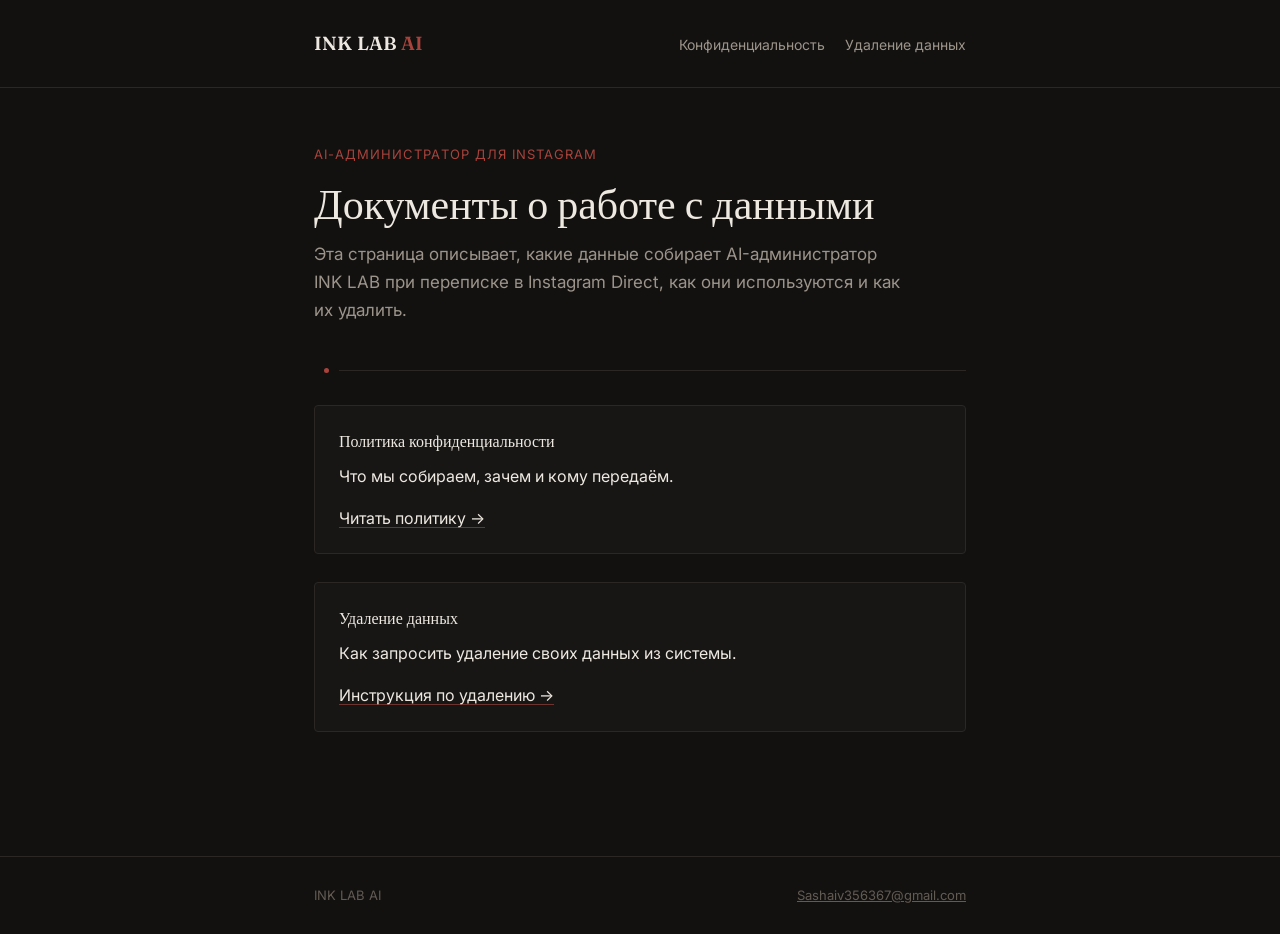
<file: index.html>
<!DOCTYPE html>
<html lang="ru">
<head>
<meta charset="UTF-8">
<meta name="viewport" content="width=device-width, initial-scale=1.0">
<title>INK LAB AI — Политики</title>
<meta name="description" content="Политика конфиденциальности и удаление данных для AI-администратора INK LAB.">
<link rel="stylesheet" href="style.css">
</head>
<body>

<header class="top">
  <div class="wrap">
    <a class="brand" href="index.html">INK LAB <span>AI</span></a>
    <nav class="pages" aria-label="Страницы">
      <a href="privacy-policy.html">Конфиденциальность</a>
      <a href="data-deletion.html">Удаление данных</a>
    </nav>
  </div>
</header>

<main>
  <div class="wrap">
    <p class="eyebrow">AI-администратор для Instagram</p>
    <h1>Документы о работе с данными</h1>
    <p class="lede">
      Эта страница описывает, какие данные собирает AI-администратор INK LAB
      при переписке в Instagram Direct, как они используются и как их удалить.
    </p>

    <div class="stitch"><span class="dot"></span></div>

    <div class="card">
      <h3>Политика конфиденциальности</h3>
      <p>Что мы собираем, зачем и кому передаём.</p>
      <p><a class="inline" href="privacy-policy.html">Читать политику →</a></p>
    </div>

    <div class="card">
      <h3>Удаление данных</h3>
      <p>Как запросить удаление своих данных из системы.</p>
      <p><a class="inline" href="data-deletion.html">Инструкция по удалению →</a></p>
    </div>
  </div>
</main>

<footer>
  <div class="wrap">
    <span>INK LAB AI</span>
    <span><a href="mailto:Sashaiv356367@gmail.com">Sashaiv356367@gmail.com</a></span>
  </div>
</footer>

</body>
</html>
</file>
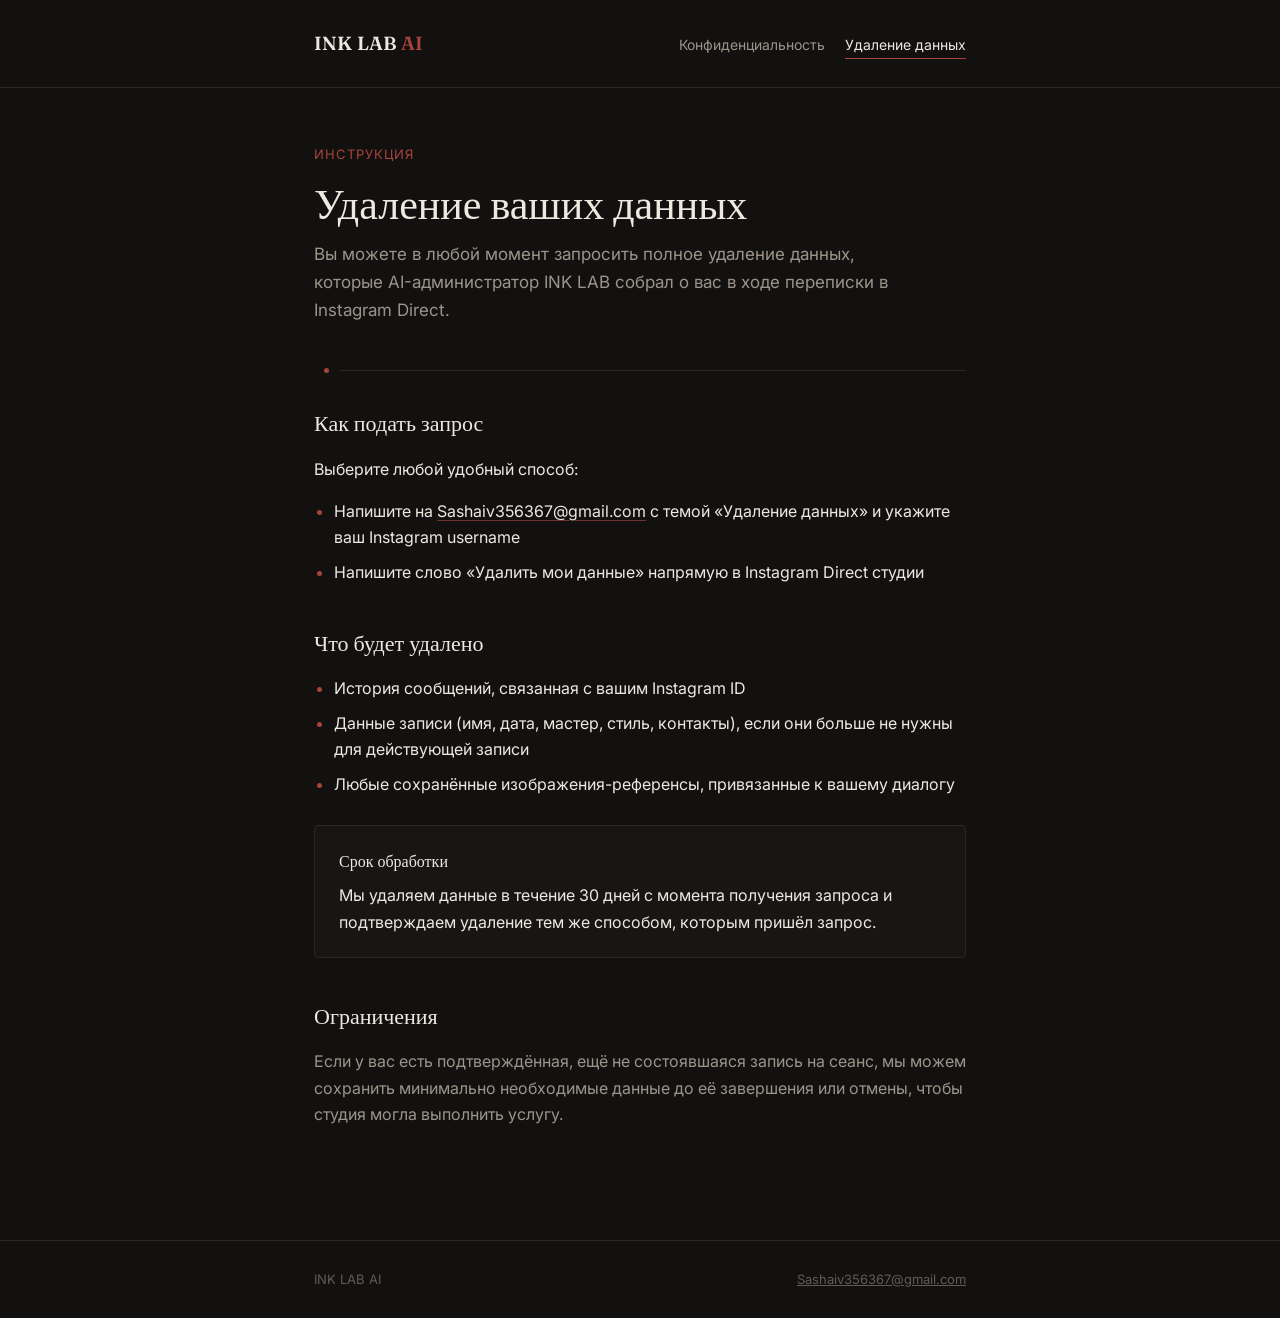
<file: data-deletion (1).html>
<!DOCTYPE html>
<html lang="ru">
<head>
<meta charset="UTF-8">
<meta name="viewport" content="width=device-width, initial-scale=1.0">
<title>Удаление данных — INK LAB AI</title>
<meta name="description" content="Как запросить удаление своих данных из AI-администратора INK LAB.">
<link rel="stylesheet" href="style.css">
</head>
<body>

<header class="top">
  <div class="wrap">
    <a class="brand" href="index.html">INK LAB <span>AI</span></a>
    <nav class="pages" aria-label="Страницы">
      <a href="privacy-policy.html">Конфиденциальность</a>
      <a href="data-deletion.html" aria-current="page">Удаление данных</a>
    </nav>
  </div>
</header>

<main>
  <div class="wrap">
    <p class="eyebrow">Инструкция</p>
    <h1>Удаление ваших данных</h1>
    <p class="lede">
      Вы можете в любой момент запросить полное удаление данных, которые
      AI-администратор INK LAB собрал о вас в ходе переписки в Instagram Direct.
    </p>

    <div class="stitch"><span class="dot"></span></div>

    <h2>Как подать запрос</h2>
    <p>Выберите любой удобный способ:</p>
    <ul>
      <li>Напишите на <a class="inline" href="mailto:Sashaiv356367@gmail.com">Sashaiv356367@gmail.com</a> с темой «Удаление данных» и укажите ваш Instagram username</li>
      <li>Напишите слово «Удалить мои данные» напрямую в Instagram Direct студии</li>
    </ul>

    <h2>Что будет удалено</h2>
    <ul>
      <li>История сообщений, связанная с вашим Instagram ID</li>
      <li>Данные записи (имя, дата, мастер, стиль, контакты), если они больше не нужны для действующей записи</li>
      <li>Любые сохранённые изображения-референсы, привязанные к вашему диалогу</li>
    </ul>

    <div class="card">
      <h3>Срок обработки</h3>
      <p>Мы удаляем данные в течение 30 дней с момента получения запроса и подтверждаем удаление тем же способом, которым пришёл запрос.</p>
    </div>

    <h2>Ограничения</h2>
    <p class="muted">
      Если у вас есть подтверждённая, ещё не состоявшаяся запись на сеанс,
      мы можем сохранить минимально необходимые данные до её завершения или
      отмены, чтобы студия могла выполнить услугу.
    </p>
  </div>
</main>

<footer>
  <div class="wrap">
    <span>INK LAB AI</span>
    <span><a href="mailto:Sashaiv356367@gmail.com">Sashaiv356367@gmail.com</a></span>
  </div>
</footer>

</body>
</html>
</file>
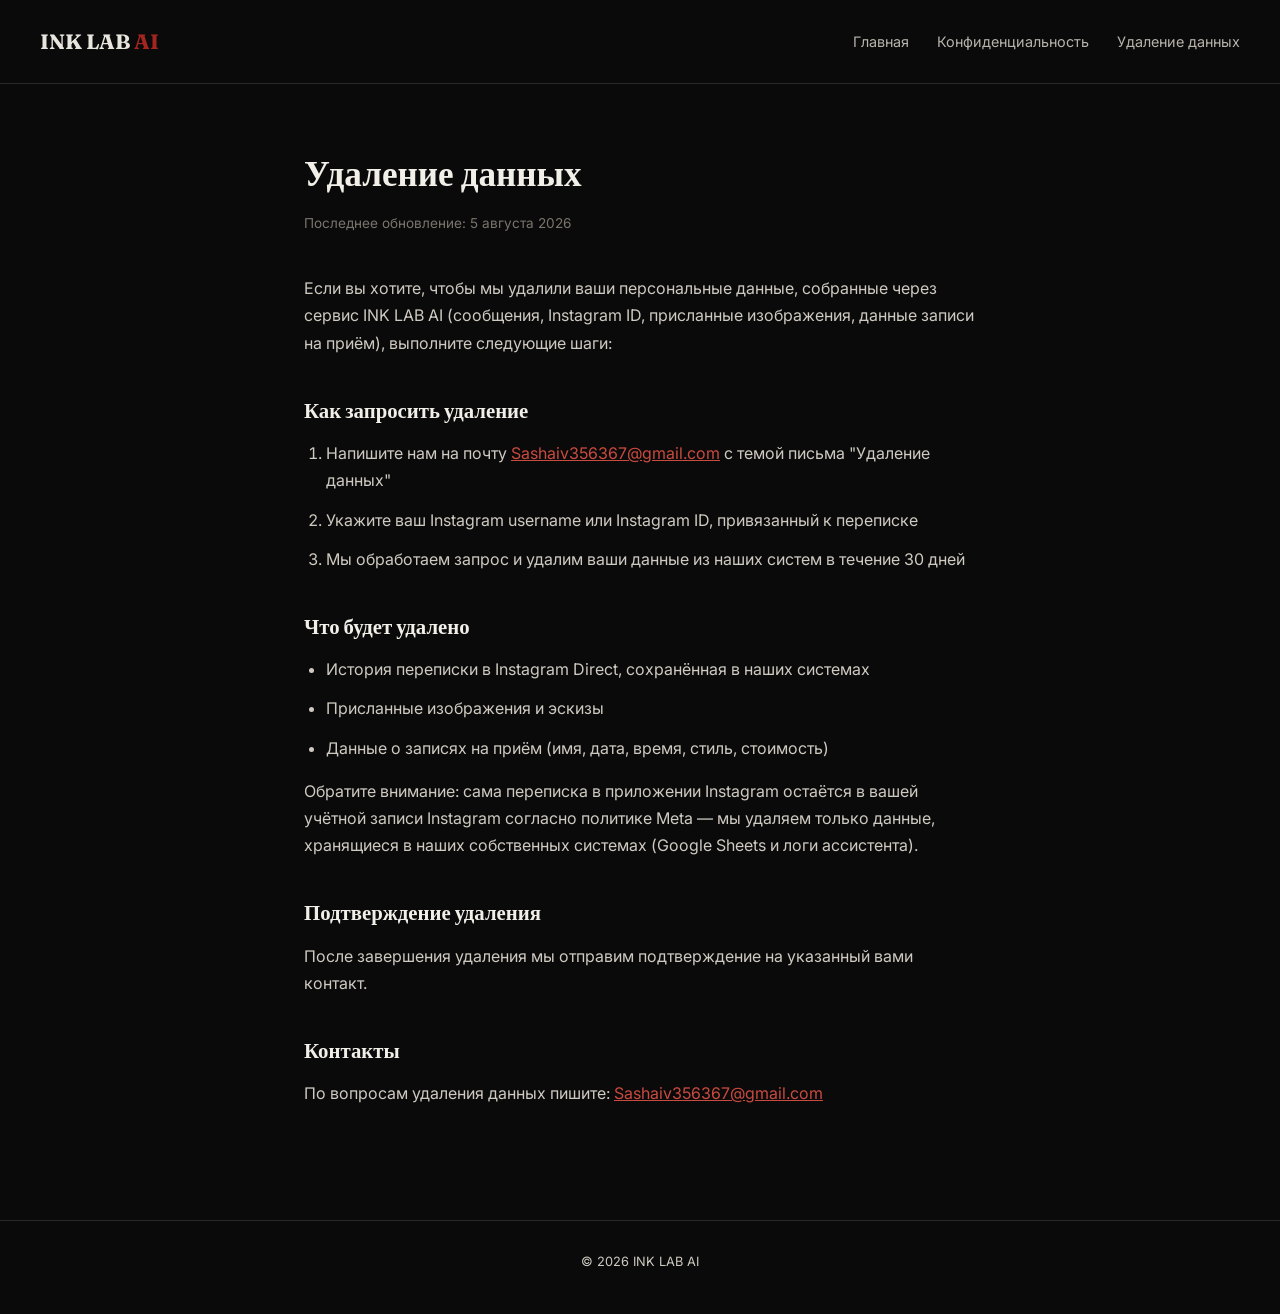
<file: data-deletion.html>
<!DOCTYPE html>
<html lang="ru">
<head>
<meta charset="UTF-8">
<meta name="viewport" content="width=device-width, initial-scale=1.0">
<title>Удаление данных — INK LAB AI</title>
<link href="https://fonts.googleapis.com/css2?family=Fraunces:wght@600;700&family=Inter:wght@400;500;600&display=swap" rel="stylesheet">
<style>
  * { box-sizing: border-box; margin: 0; padding: 0; }
  body {
    background: #0a0a0a;
    color: #e8e4de;
    font-family: 'Inter', sans-serif;
    line-height: 1.7;
  }
  header {
    padding: 24px 40px;
    border-bottom: 1px solid #2a2a2a;
    display: flex;
    justify-content: space-between;
    align-items: center;
    flex-wrap: wrap;
  }
  .logo {
    font-family: 'Fraunces', serif;
    font-weight: 700;
    font-size: 1.3rem;
    color: #e8e4de;
    text-decoration: none;
  }
  .logo span { color: #a3251f; }
  nav a {
    color: #b8b3ab;
    text-decoration: none;
    margin-left: 24px;
    font-size: 0.9rem;
  }
  nav a:hover { color: #a3251f; }
  main {
    max-width: 720px;
    margin: 0 auto;
    padding: 60px 24px 100px;
  }
  h1 {
    font-family: 'Fraunces', serif;
    font-weight: 700;
    font-size: 2.2rem;
    margin-bottom: 8px;
    color: #f2efe9;
  }
  .updated {
    color: #7a756c;
    font-size: 0.85rem;
    margin-bottom: 40px;
  }
  h2 {
    font-family: 'Fraunces', serif;
    font-weight: 600;
    font-size: 1.3rem;
    margin-top: 36px;
    margin-bottom: 12px;
    color: #f2efe9;
  }
  p, li { color: #cfcac1; margin-bottom: 12px; }
  ul, ol { padding-left: 22px; margin-bottom: 16px; }
  a { color: #c94a3f; }
  strong { color: #e8e4de; }
  footer {
    text-align: center;
    padding: 30px;
    color: #5a564e;
    font-size: 0.8rem;
    border-top: 1px solid #2a2a2a;
  }
</style>
</head>
<body>
<header>
  <a href="index.html" class="logo">INK LAB <span>AI</span></a>
  <nav>
    <a href="index.html">Главная</a>
    <a href="privacy-policy.html">Конфиденциальность</a>
    <a href="data-deletion.html">Удаление данных</a>
  </nav>
</header>

<main>
  <h1>Удаление данных</h1>
  <p class="updated">Последнее обновление: 5 августа 2026</p>

  <p>Если вы хотите, чтобы мы удалили ваши персональные данные, собранные через сервис INK LAB AI (сообщения, Instagram ID, присланные изображения, данные записи на приём), выполните следующие шаги:</p>

  <h2>Как запросить удаление</h2>
  <ol>
    <li>Напишите нам на почту <a href="mailto:Sashaiv356367@gmail.com">Sashaiv356367@gmail.com</a> с темой письма "Удаление данных"</li>
    <li>Укажите ваш Instagram username или Instagram ID, привязанный к переписке</li>
    <li>Мы обработаем запрос и удалим ваши данные из наших систем в течение 30 дней</li>
  </ol>

  <h2>Что будет удалено</h2>
  <ul>
    <li>История переписки в Instagram Direct, сохранённая в наших системах</li>
    <li>Присланные изображения и эскизы</li>
    <li>Данные о записях на приём (имя, дата, время, стиль, стоимость)</li>
  </ul>

  <p>Обратите внимание: сама переписка в приложении Instagram остаётся в вашей учётной записи Instagram согласно политике Meta — мы удаляем только данные, хранящиеся в наших собственных системах (Google Sheets и логи ассистента).</p>

  <h2>Подтверждение удаления</h2>
  <p>После завершения удаления мы отправим подтверждение на указанный вами контакт.</p>

  <h2>Контакты</h2>
  <p>По вопросам удаления данных пишите: <a href="mailto:Sashaiv356367@gmail.com">Sashaiv356367@gmail.com</a></p>
</main>

<footer>
  <p>© 2026 INK LAB AI</p>
</footer>
</body>
</html>
</file>
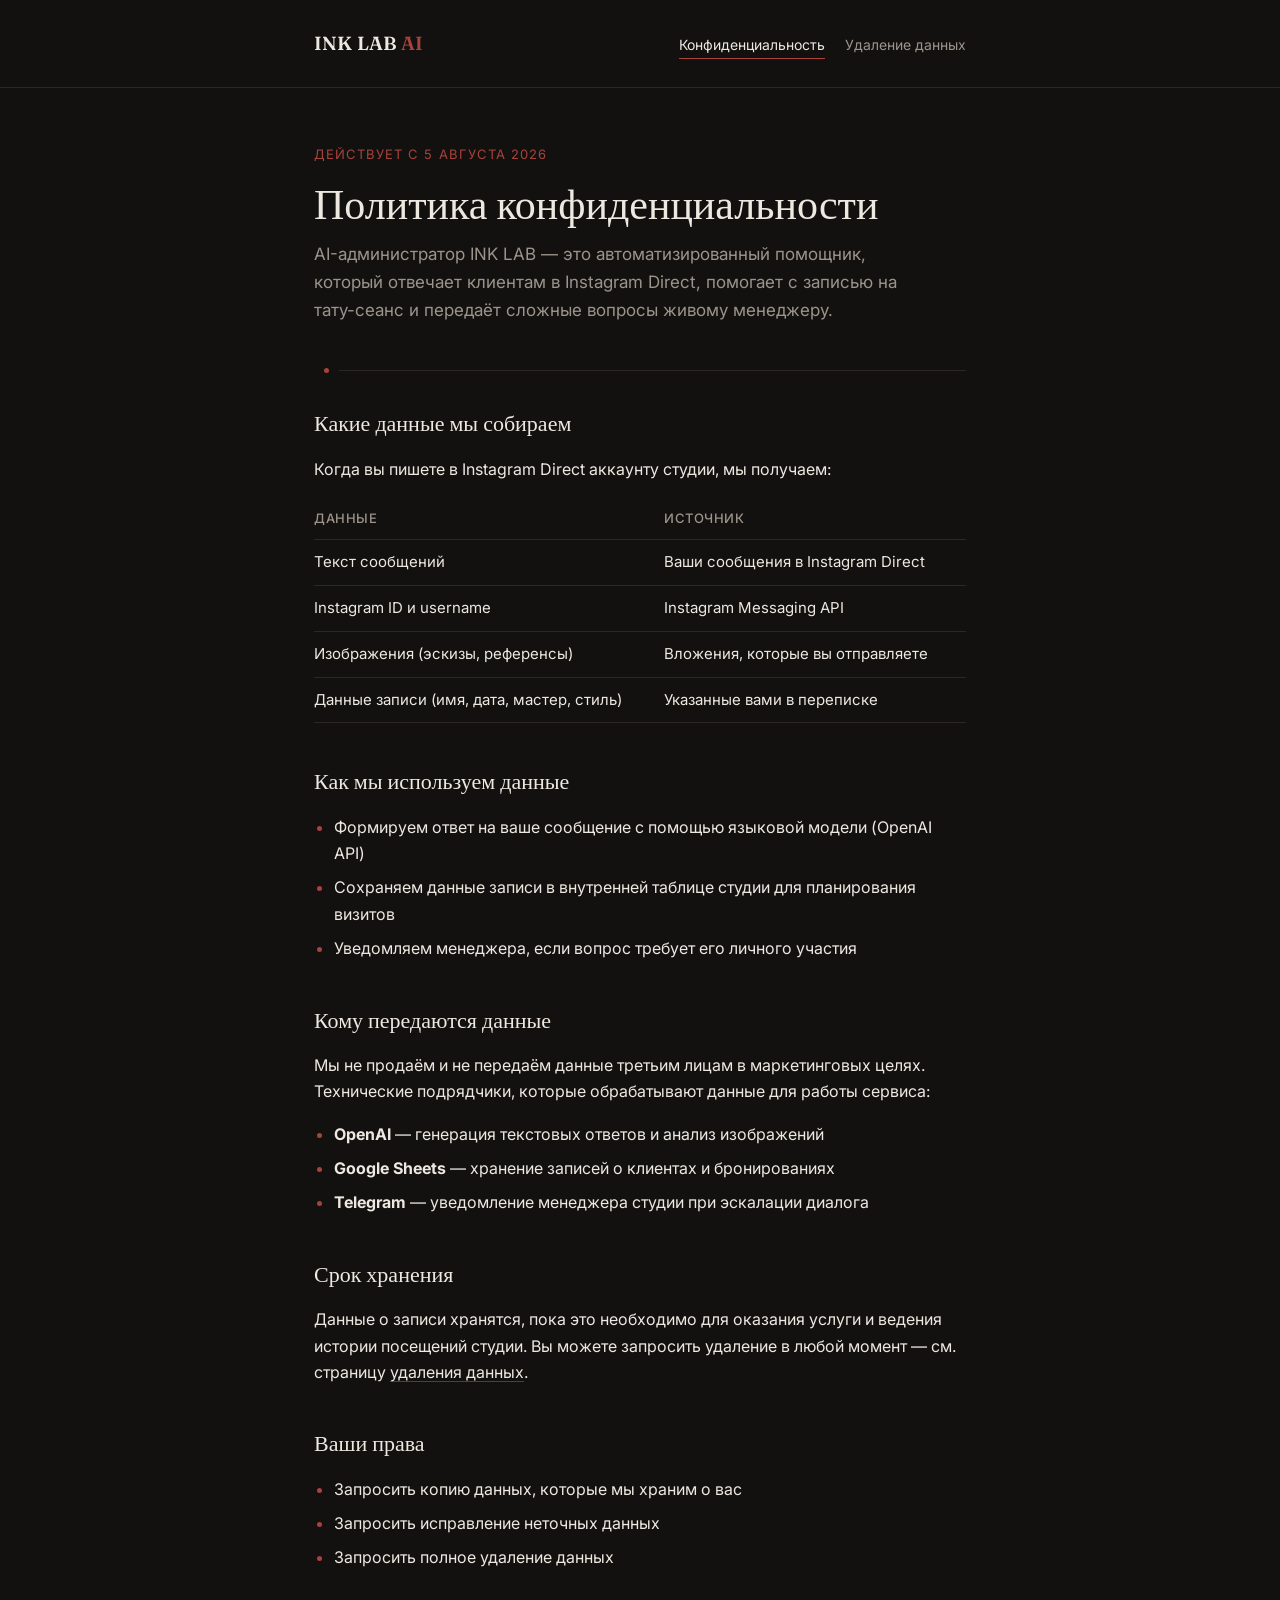
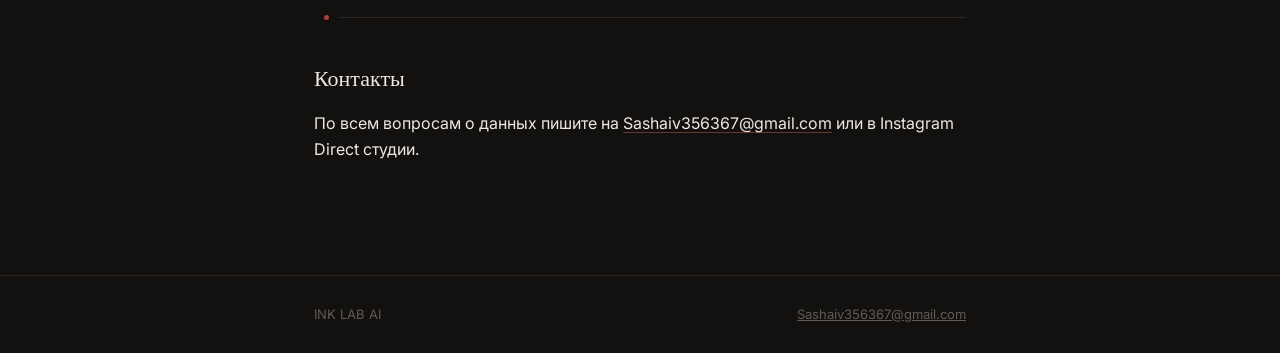
<file: privacy-policy (1).html>
<!DOCTYPE html>
<html lang="ru">
<head>
<meta charset="UTF-8">
<meta name="viewport" content="width=device-width, initial-scale=1.0">
<title>Политика конфиденциальности — INK LAB AI</title>
<meta name="description" content="Политика конфиденциальности AI-администратора INK LAB для Instagram Direct.">
<link rel="stylesheet" href="style.css">
</head>
<body>

<header class="top">
  <div class="wrap">
    <a class="brand" href="index.html">INK LAB <span>AI</span></a>
    <nav class="pages" aria-label="Страницы">
      <a href="privacy-policy.html" aria-current="page">Конфиденциальность</a>
      <a href="data-deletion.html">Удаление данных</a>
    </nav>
  </div>
</header>

<main>
  <div class="wrap">
    <p class="eyebrow">Действует с 5 августа 2026</p>
    <h1>Политика конфиденциальности</h1>
    <p class="lede">
      AI-администратор INK LAB — это автоматизированный помощник, который отвечает
      клиентам в Instagram Direct, помогает с записью на тату-сеанс и передаёт
      сложные вопросы живому менеджеру.
    </p>

    <div class="stitch"><span class="dot"></span></div>

    <h2>Какие данные мы собираем</h2>
    <p>Когда вы пишете в Instagram Direct аккаунту студии, мы получаем:</p>
    <table>
      <tr><th>Данные</th><th>Источник</th></tr>
      <tr><td>Текст сообщений</td><td>Ваши сообщения в Instagram Direct</td></tr>
      <tr><td>Instagram ID и username</td><td>Instagram Messaging API</td></tr>
      <tr><td>Изображения (эскизы, референсы)</td><td>Вложения, которые вы отправляете</td></tr>
      <tr><td>Данные записи (имя, дата, мастер, стиль)</td><td>Указанные вами в переписке</td></tr>
    </table>

    <h2>Как мы используем данные</h2>
    <ul>
      <li>Формируем ответ на ваше сообщение с помощью языковой модели (OpenAI API)</li>
      <li>Сохраняем данные записи в внутренней таблице студии для планирования визитов</li>
      <li>Уведомляем менеджера, если вопрос требует его личного участия</li>
    </ul>

    <h2>Кому передаются данные</h2>
    <p>Мы не продаём и не передаём данные третьим лицам в маркетинговых целях. Технические подрядчики, которые обрабатывают данные для работы сервиса:</p>
    <ul>
      <li><strong>OpenAI</strong> — генерация текстовых ответов и анализ изображений</li>
      <li><strong>Google Sheets</strong> — хранение записей о клиентах и бронированиях</li>
      <li><strong>Telegram</strong> — уведомление менеджера студии при эскалации диалога</li>
    </ul>

    <h2>Срок хранения</h2>
    <p>
      Данные о записи хранятся, пока это необходимо для оказания услуги и ведения
      истории посещений студии. Вы можете запросить удаление в любой момент —
      см. страницу <a class="inline" href="data-deletion.html">удаления данных</a>.
    </p>

    <h2>Ваши права</h2>
    <ul>
      <li>Запросить копию данных, которые мы храним о вас</li>
      <li>Запросить исправление неточных данных</li>
      <li>Запросить полное удаление данных</li>
    </ul>

    <div class="stitch"><span class="dot"></span></div>

    <h2>Контакты</h2>
    <p>
      По всем вопросам о данных пишите на
      <a class="inline" href="mailto:Sashaiv356367@gmail.com">Sashaiv356367@gmail.com</a>
      или в Instagram Direct студии.
    </p>
  </div>
</main>

<footer>
  <div class="wrap">
    <span>INK LAB AI</span>
    <span><a href="mailto:Sashaiv356367@gmail.com">Sashaiv356367@gmail.com</a></span>
  </div>
</footer>

</body>
</html>
</file>
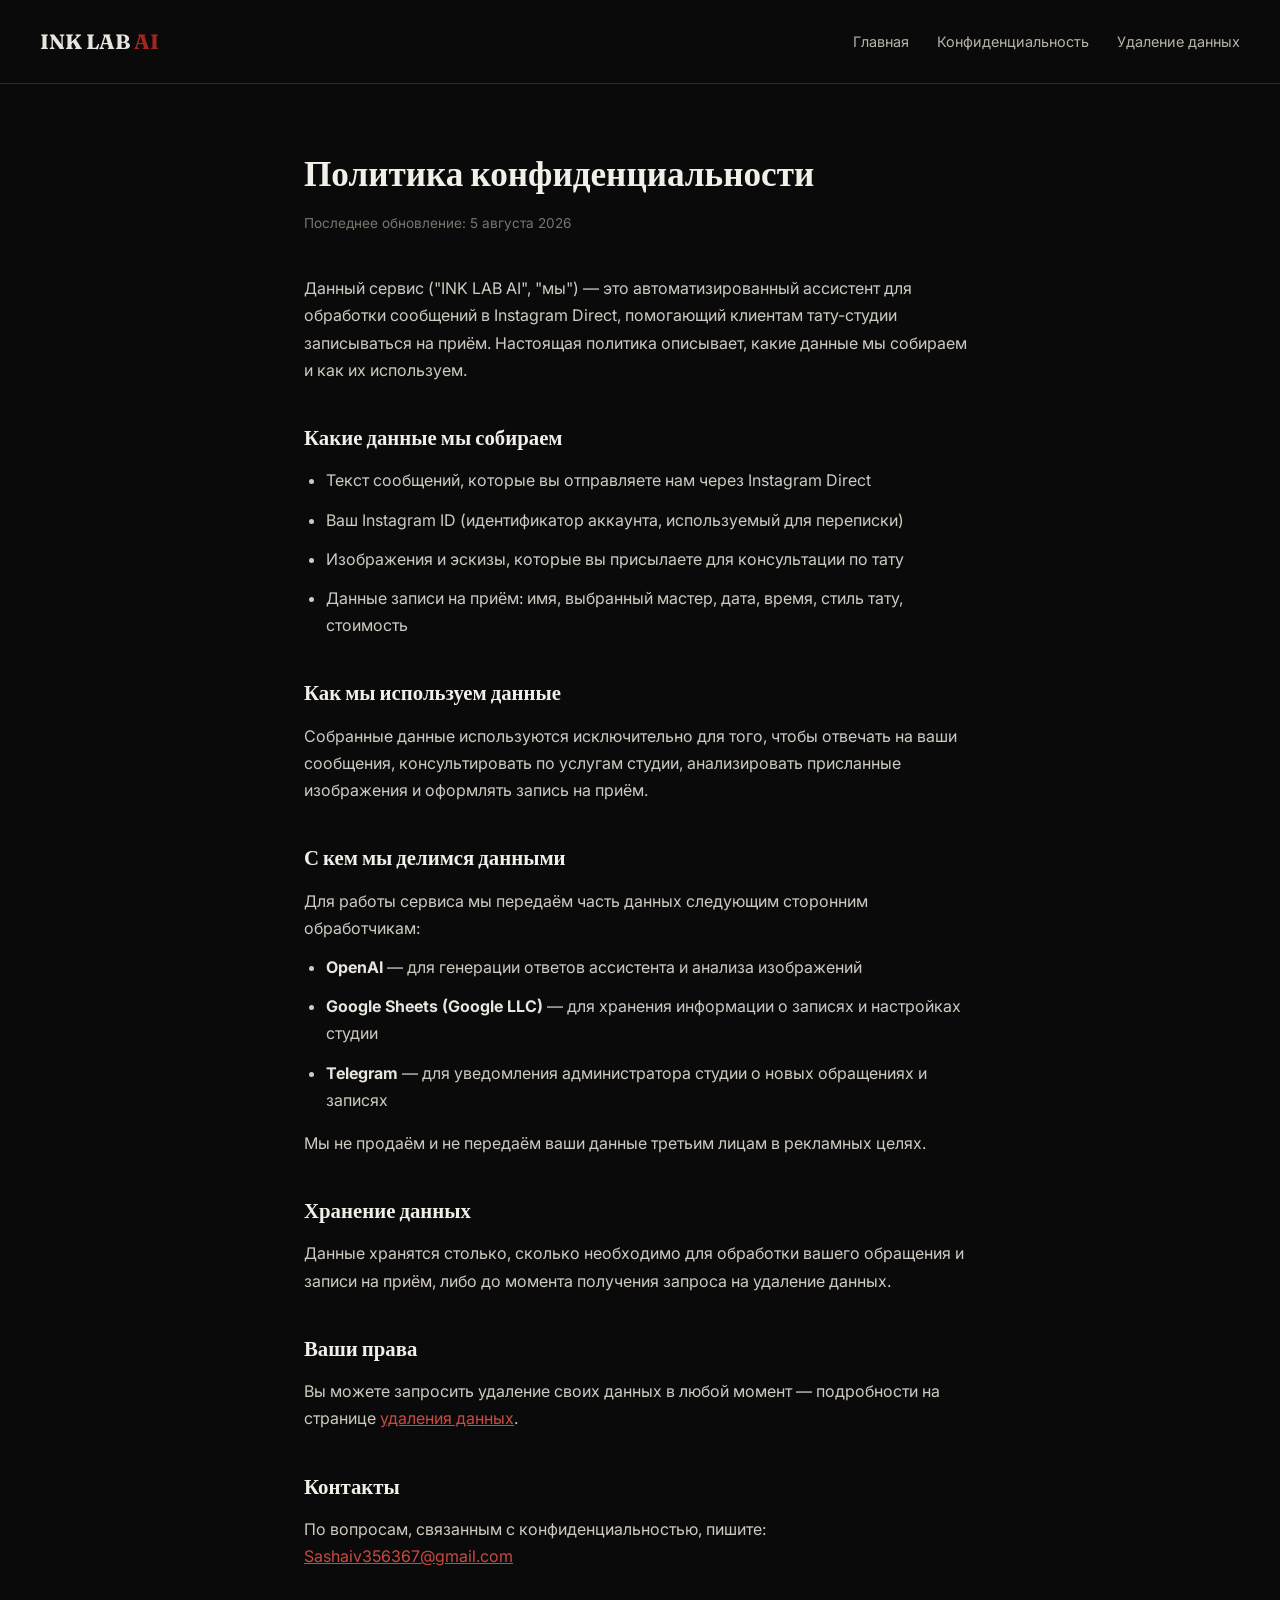
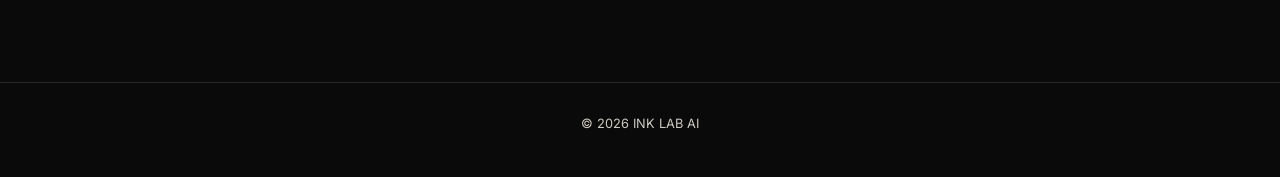
<file: privacy-policy.html>
<!DOCTYPE html>
<html lang="ru">
<head>
<meta charset="UTF-8">
<meta name="viewport" content="width=device-width, initial-scale=1.0">
<title>Политика конфиденциальности — INK LAB AI</title>
<link href="https://fonts.googleapis.com/css2?family=Fraunces:wght@600;700&family=Inter:wght@400;500;600&display=swap" rel="stylesheet">
<style>
  * { box-sizing: border-box; margin: 0; padding: 0; }
  body {
    background: #0a0a0a;
    color: #e8e4de;
    font-family: 'Inter', sans-serif;
    line-height: 1.7;
  }
  header {
    padding: 24px 40px;
    border-bottom: 1px solid #2a2a2a;
    display: flex;
    justify-content: space-between;
    align-items: center;
    flex-wrap: wrap;
  }
  .logo {
    font-family: 'Fraunces', serif;
    font-weight: 700;
    font-size: 1.3rem;
    color: #e8e4de;
    text-decoration: none;
  }
  .logo span { color: #a3251f; }
  nav a {
    color: #b8b3ab;
    text-decoration: none;
    margin-left: 24px;
    font-size: 0.9rem;
  }
  nav a:hover { color: #a3251f; }
  main {
    max-width: 720px;
    margin: 0 auto;
    padding: 60px 24px 100px;
  }
  h1 {
    font-family: 'Fraunces', serif;
    font-weight: 700;
    font-size: 2.2rem;
    margin-bottom: 8px;
    color: #f2efe9;
  }
  .updated {
    color: #7a756c;
    font-size: 0.85rem;
    margin-bottom: 40px;
  }
  h2 {
    font-family: 'Fraunces', serif;
    font-weight: 600;
    font-size: 1.3rem;
    margin-top: 36px;
    margin-bottom: 12px;
    color: #f2efe9;
  }
  p, li { color: #cfcac1; margin-bottom: 12px; }
  ul, ol { padding-left: 22px; margin-bottom: 16px; }
  a { color: #c94a3f; }
  strong { color: #e8e4de; }
  footer {
    text-align: center;
    padding: 30px;
    color: #5a564e;
    font-size: 0.8rem;
    border-top: 1px solid #2a2a2a;
  }
</style>
</head>
<body>
<header>
  <a href="index.html" class="logo">INK LAB <span>AI</span></a>
  <nav>
    <a href="index.html">Главная</a>
    <a href="privacy-policy.html">Конфиденциальность</a>
    <a href="data-deletion.html">Удаление данных</a>
  </nav>
</header>

<main>
  <h1>Политика конфиденциальности</h1>
  <p class="updated">Последнее обновление: 5 августа 2026</p>

  <p>Данный сервис ("INK LAB AI", "мы") — это автоматизированный ассистент для обработки сообщений в Instagram Direct, помогающий клиентам тату-студии записываться на приём. Настоящая политика описывает, какие данные мы собираем и как их используем.</p>

  <h2>Какие данные мы собираем</h2>
  <ul>
    <li>Текст сообщений, которые вы отправляете нам через Instagram Direct</li>
    <li>Ваш Instagram ID (идентификатор аккаунта, используемый для переписки)</li>
    <li>Изображения и эскизы, которые вы присылаете для консультации по тату</li>
    <li>Данные записи на приём: имя, выбранный мастер, дата, время, стиль тату, стоимость</li>
  </ul>

  <h2>Как мы используем данные</h2>
  <p>Собранные данные используются исключительно для того, чтобы отвечать на ваши сообщения, консультировать по услугам студии, анализировать присланные изображения и оформлять запись на приём.</p>

  <h2>С кем мы делимся данными</h2>
  <p>Для работы сервиса мы передаём часть данных следующим сторонним обработчикам:</p>
  <ul>
    <li><strong>OpenAI</strong> — для генерации ответов ассистента и анализа изображений</li>
    <li><strong>Google Sheets (Google LLC)</strong> — для хранения информации о записях и настройках студии</li>
    <li><strong>Telegram</strong> — для уведомления администратора студии о новых обращениях и записях</li>
  </ul>
  <p>Мы не продаём и не передаём ваши данные третьим лицам в рекламных целях.</p>

  <h2>Хранение данных</h2>
  <p>Данные хранятся столько, сколько необходимо для обработки вашего обращения и записи на приём, либо до момента получения запроса на удаление данных.</p>

  <h2>Ваши права</h2>
  <p>Вы можете запросить удаление своих данных в любой момент — подробности на странице <a href="data-deletion.html">удаления данных</a>.</p>

  <h2>Контакты</h2>
  <p>По вопросам, связанным с конфиденциальностью, пишите: <a href="mailto:Sashaiv356367@gmail.com">Sashaiv356367@gmail.com</a></p>
</main>

<footer>
  <p>© 2026 INK LAB AI</p>
</footer>
</body>
</html>
</file>
<file: style.css>
@import url('https://fonts.googleapis.com/css2?family=Fraunces:opsz,wght@9..144,400;9..144,500;9..144,600&family=Inter:wght@400;500;600&display=swap');

:root {
  --bg: #121110;
  --bg-raised: #171615;
  --ink: #ede8e0;
  --ink-dim: #9c948a;
  --ink-faint: #625b53;
  --accent: #a8433b;
  --accent-dim: #6e332f;
  --hairline: #2a2724;
  --max: 700px;
}

* { box-sizing: border-box; }

html { scroll-behavior: smooth; }

body {
  margin: 0;
  background: var(--bg);
  color: var(--ink);
  font-family: 'Inter', -apple-system, BlinkMacSystemFont, sans-serif;
  font-size: 16px;
  line-height: 1.65;
  -webkit-font-smoothing: antialiased;
}

@media (prefers-reduced-motion: reduce) {
  html { scroll-behavior: auto; }
}

.wrap {
  max-width: var(--max);
  margin: 0 auto;
  padding: 0 24px;
}

header.top {
  border-bottom: 1px solid var(--hairline);
  padding: 28px 0;
}

header.top .wrap {
  display: flex;
  align-items: baseline;
  justify-content: space-between;
  gap: 16px;
  flex-wrap: wrap;
}

.brand {
  font-family: 'Fraunces', serif;
  font-size: 19px;
  font-weight: 600;
  letter-spacing: 0.01em;
  color: var(--ink);
  text-decoration: none;
}

.brand span {
  color: var(--accent);
}

nav.pages {
  display: flex;
  gap: 20px;
  font-size: 14px;
}

nav.pages a {
  color: var(--ink-dim);
  text-decoration: none;
  border-bottom: 1px solid transparent;
  padding-bottom: 2px;
  transition: color 0.15s ease, border-color 0.15s ease;
}

nav.pages a:hover,
nav.pages a:focus-visible {
  color: var(--ink);
  border-color: var(--accent);
}

nav.pages a[aria-current="page"] {
  color: var(--ink);
  border-color: var(--accent);
}

main {
  padding: 56px 0 96px;
}

.eyebrow {
  font-size: 13px;
  letter-spacing: 0.08em;
  text-transform: uppercase;
  color: var(--accent);
  margin: 0 0 14px;
}

h1 {
  font-family: 'Fraunces', serif;
  font-weight: 500;
  font-size: clamp(30px, 5vw, 42px);
  line-height: 1.15;
  margin: 0 0 12px;
  color: var(--ink);
}

.lede {
  color: var(--ink-dim);
  font-size: 17px;
  max-width: 54ch;
  margin: 0 0 40px;
}

.stitch {
  display: flex;
  align-items: center;
  gap: 10px;
  margin: 44px 0 32px;
}

.stitch::before,
.stitch::after {
  content: "";
  height: 1px;
  flex: 1;
  background: var(--hairline);
}

.stitch::before { flex: 0 0 0; }

.stitch .dot {
  width: 5px;
  height: 5px;
  border-radius: 50%;
  background: var(--accent);
  flex: none;
}

h2 {
  font-family: 'Fraunces', serif;
  font-weight: 500;
  font-size: 22px;
  margin: 40px 0 14px;
  color: var(--ink);
}

h2:first-of-type { margin-top: 0; }

p { margin: 0 0 16px; color: var(--ink); }

p.muted { color: var(--ink-dim); }

ul {
  margin: 0 0 16px;
  padding-left: 20px;
  color: var(--ink);
}

li { margin-bottom: 8px; }

li::marker { color: var(--accent); }

a.inline {
  color: var(--ink);
  text-decoration: underline;
  text-decoration-color: var(--accent-dim);
  text-underline-offset: 3px;
  transition: text-decoration-color 0.15s ease;
}

a.inline:hover { text-decoration-color: var(--accent); }

.card {
  background: var(--bg-raised);
  border: 1px solid var(--hairline);
  border-radius: 4px;
  padding: 22px 24px;
  margin: 28px 0;
}

.card h3 {
  font-family: 'Fraunces', serif;
  font-weight: 500;
  font-size: 16px;
  margin: 0 0 8px;
  color: var(--ink);
}

.card p:last-child { margin-bottom: 0; }

table {
  width: 100%;
  border-collapse: collapse;
  margin: 8px 0 24px;
  font-size: 15px;
}

th, td {
  text-align: left;
  padding: 10px 12px 10px 0;
  border-bottom: 1px solid var(--hairline);
  vertical-align: top;
}

th {
  color: var(--ink-dim);
  font-weight: 500;
  font-size: 13px;
  text-transform: uppercase;
  letter-spacing: 0.04em;
}

footer {
  border-top: 1px solid var(--hairline);
  padding: 28px 0;
}

footer .wrap {
  display: flex;
  justify-content: space-between;
  gap: 16px;
  flex-wrap: wrap;
  color: var(--ink-faint);
  font-size: 13px;
}

footer a { color: var(--ink-faint); }

.updated {
  color: var(--ink-faint);
  font-size: 13px;
  margin-bottom: 4px;
}

:focus-visible {
  outline: 2px solid var(--accent);
  outline-offset: 2px;
}
</file>
